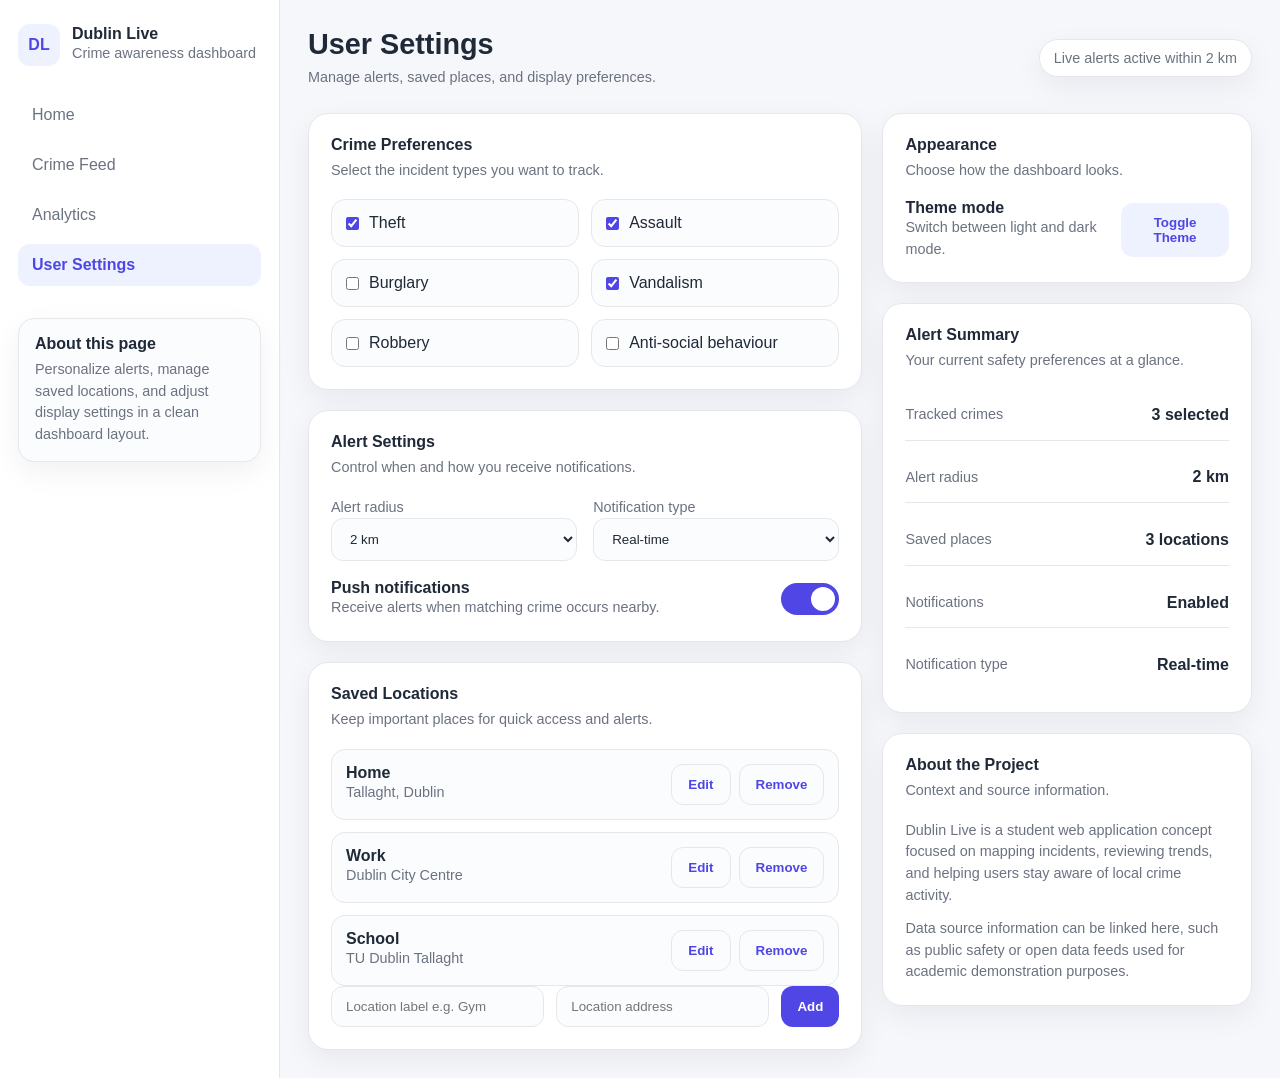
<file: RubyKinlanCA/index.html>
<!doctype html>
<html lang="en">
  <head>
    <meta charset="UTF-8" />
    <meta name="viewport" content="width=device-width, initial-scale=1.0" />
    <title>Dublin Live - User Settings</title>
    <link rel="stylesheet" href="style.css" />
  </head>
  <body>
    <div class="app">
      <aside class="sidebar">
        <div class="brand">
          <div class="brand-badge">DL</div>
          <div>
            <h1>Dublin Live</h1>
            <p>Crime awareness dashboard</p>
          </div>
        </div>

        <nav class="nav">
          <a href="#">Home</a>
          <a href="#">Crime Feed</a>
          <a href="#">Analytics</a>
          <a href="#" class="active">User Settings</a>
        </nav>

        <div class="sidebar-footer">
          <h3>About this page</h3>
          <p>
            Personalize alerts, manage saved locations, and adjust display
            settings in a clean dashboard layout.
          </p>
        </div>
      </aside>

      <main class="main">
        <header class="topbar">
          <div class="topbar-text">
            <h2>User Settings</h2>
            <p>Manage alerts, saved places, and display preferences.</p>
          </div>
          <div class="status-pill" id="liveStatusPill">Live alerts active</div>
        </header>

        <section class="grid">
          <div class="column">
            <div class="card">
              <div class="card-header">
                <h3>Crime Preferences</h3>
                <p>Select the incident types you want to track.</p>
              </div>

              <div class="checkbox-grid">
                <label class="checkbox-item"
                  ><input class="crime-checkbox" type="checkbox" checked />
                  Theft</label
                >
                <label class="checkbox-item"
                  ><input class="crime-checkbox" type="checkbox" checked />
                  Assault</label
                >
                <label class="checkbox-item"
                  ><input class="crime-checkbox" type="checkbox" />
                  Burglary</label
                >
                <label class="checkbox-item"
                  ><input class="crime-checkbox" type="checkbox" checked />
                  Vandalism</label
                >
                <label class="checkbox-item"
                  ><input class="crime-checkbox" type="checkbox" />
                  Robbery</label
                >
                <label class="checkbox-item"
                  ><input class="crime-checkbox" type="checkbox" /> Anti-social
                  behaviour</label
                >
              </div>
            </div>

            <div class="card">
              <div class="card-header">
                <h3>Alert Settings</h3>
                <p>Control when and how you receive notifications.</p>
              </div>

              <div class="form-row">
                <div class="input-group">
                  <label for="radius">Alert radius</label>
                  <select id="radius">
                    <option>1 km</option>
                    <option selected>2 km</option>
                    <option>5 km</option>
                    <option>10 km</option>
                  </select>
                </div>

                <div class="input-group">
                  <label for="frequency">Notification type</label>
                  <select id="frequency">
                    <option selected>Real-time</option>
                    <option>Hourly digest</option>
                    <option>Daily summary</option>
                  </select>
                </div>
              </div>

              <div class="toggle-row">
                <div>
                  <h4>Push notifications</h4>
                  <p>Receive alerts when matching crime occurs nearby.</p>
                </div>
                <button id="notifyToggle" class="toggle active" type="button">
                  <span></span>
                </button>
              </div>
            </div>

            <div class="card">
              <div class="card-header">
                <h3>Saved Locations</h3>
                <p>Keep important places for quick access and alerts.</p>
              </div>

              <div class="location-list" id="locationList">
                <div class="location-item">
                  <div>
                    <strong>Home</strong>
                    <p>Tallaght, Dublin</p>
                  </div>
                  <div class="location-actions">
                    <button class="ghost-btn edit-btn" type="button">
                      Edit
                    </button>
                    <button class="ghost-btn remove-btn" type="button">
                      Remove
                    </button>
                  </div>
                </div>

                <div class="location-item">
                  <div>
                    <strong>Work</strong>
                    <p>Dublin City Centre</p>
                  </div>
                  <div class="location-actions">
                    <button class="ghost-btn edit-btn" type="button">
                      Edit
                    </button>
                    <button class="ghost-btn remove-btn" type="button">
                      Remove
                    </button>
                  </div>
                </div>

                <div class="location-item">
                  <div>
                    <strong>School</strong>
                    <p>TU Dublin Tallaght</p>
                  </div>
                  <div class="location-actions">
                    <button class="ghost-btn edit-btn" type="button">
                      Edit
                    </button>
                    <button class="ghost-btn remove-btn" type="button">
                      Remove
                    </button>
                  </div>
                </div>
              </div>

              <div class="add-location">
                <input
                  id="newLocationName"
                  type="text"
                  placeholder="Location label e.g. Gym"
                />
                <input
                  id="newLocationAddress"
                  type="text"
                  placeholder="Location address"
                />
                <button id="addLocationBtn" class="primary-btn" type="button">
                  Add
                </button>
              </div>
            </div>
          </div>

          <div class="column">
            <div class="card">
              <div class="card-header">
                <h3>Appearance</h3>
                <p>Choose how the dashboard looks.</p>
              </div>

              <div class="theme-box">
                <div>
                  <h4>Theme mode</h4>
                  <p>Switch between light and dark mode.</p>
                </div>
                <button id="themeToggle" class="secondary-btn" type="button">
                  Toggle Theme
                </button>
              </div>
            </div>

            <div class="card preview-card">
              <div class="card-header">
                <h3>Alert Summary</h3>
                <p>Your current safety preferences at a glance.</p>
              </div>

              <div class="summary-box">
                <div class="summary-item">
                  <span>Tracked crimes</span
                  ><strong id="trackedCrimesCount">3 selected</strong>
                </div>
                <div class="summary-item">
                  <span>Alert radius</span
                  ><strong id="alertRadiusText">2 km</strong>
                </div>
                <div class="summary-item">
                  <span>Saved places</span
                  ><strong id="savedCount">3 locations</strong>
                </div>
                <div class="summary-item">
                  <span>Notifications</span
                  ><strong id="notifyStatusText">Enabled</strong>
                </div>
                <div class="summary-item">
                  <span>Notification type</span
                  ><strong id="frequencyText">Real-time</strong>
                </div>
              </div>
            </div>

            <div class="card">
              <div class="card-header">
                <h3>About the Project</h3>
                <p>Context and source information.</p>
              </div>

              <div class="about-text">
                <p>
                  Dublin Live is a student web application concept focused on
                  mapping incidents, reviewing trends, and helping users stay
                  aware of local crime activity.
                </p>
                <p>
                  Data source information can be linked here, such as public
                  safety or open data feeds used for academic demonstration
                  purposes.
                </p>
              </div>
            </div>
          </div>
        </section>
      </main>
    </div>

    <script src="script.js"></script>
  </body>
</html>
</file>
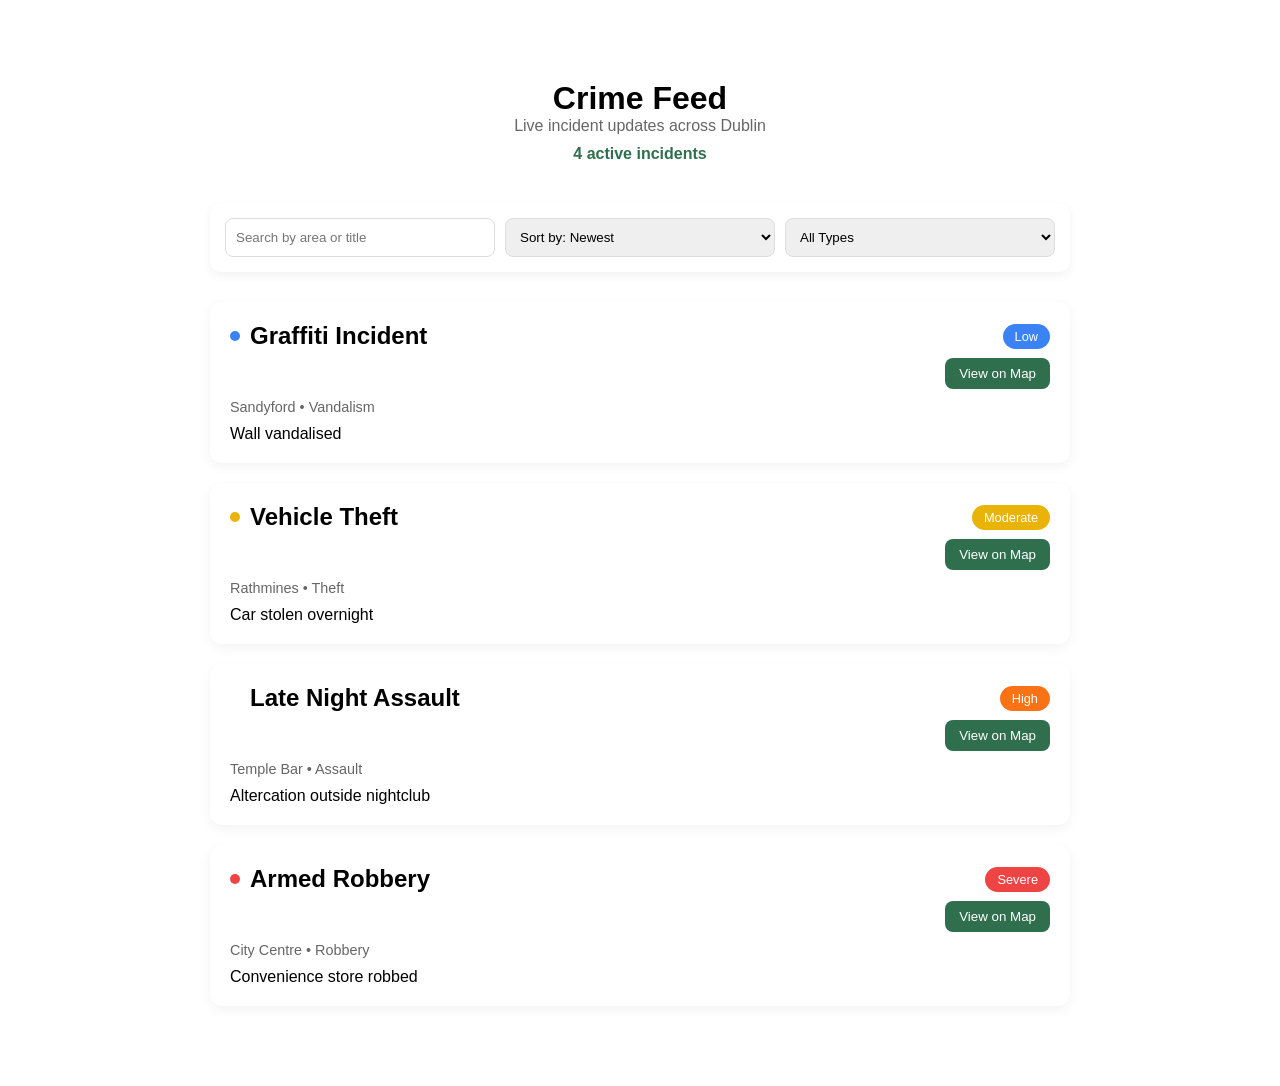
<file: currentcrimeindex.html>
<!-- mercy -->
<!doctype html>
<html lang="en">
  <head>
    <meta charset="UTF-8" />
    <meta name="viewport" content="width=device-width, initial-scale=1.0" />
    <title>Crime Feed</title>
    <link rel="stylesheet" href="crimestyle.css" />
  </head>

  <body>
    <main class="container">
      <header class="header">
        <h1>Crime Feed</h1>
        <p class="subtitle">Live incident updates across Dublin</p>
        <p class="count" id="count"></p>
      </header>

      <section class="controls">
        <input id="search" type="text" placeholder="Search by area or title" />

        <select id="sort">
          <option value="newest">Sort by: Newest</option>
          <option value="severity">Sort by: Most Severe</option>
        </select>

        <select id="filter">
          <option value="all">All Types</option>
          <option value="Theft">Theft</option>
          <option value="Assault">Assault</option>
          <option value="Vandalism">Vandalism</option>
        </select>
      </section>

      <section id="feed" class="feed"></section>
    </main>

    <script src="currentcrimescript.js"></script>
  </body>
</html>
</file>
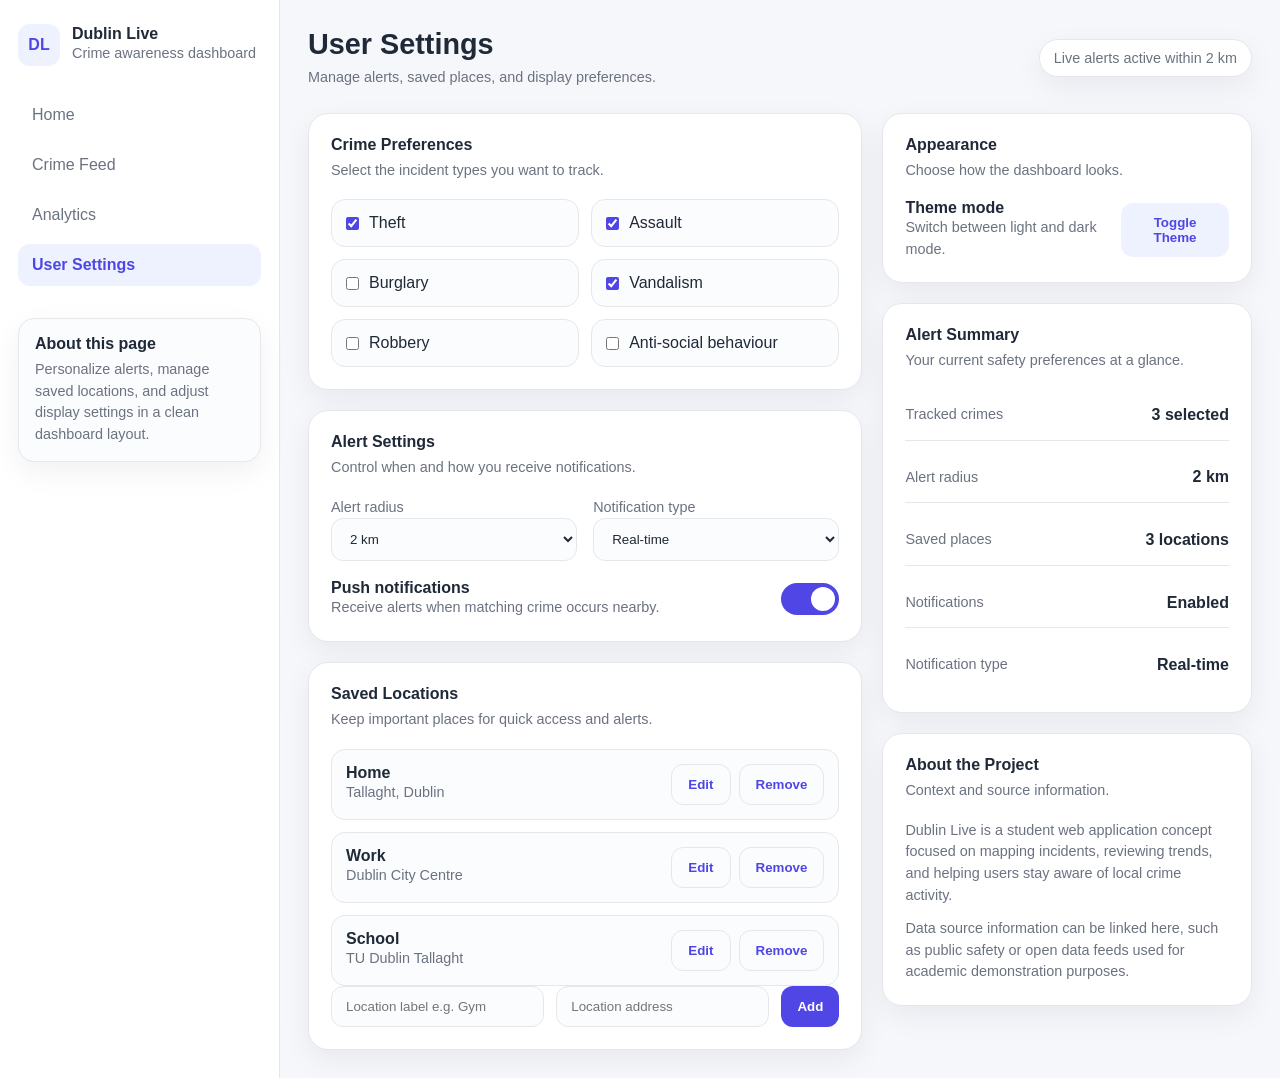
<file: RubyKinlanCA/settings.html>
<!doctype html>
<html lang="en">
  <head>
    <meta charset="UTF-8" />
    <meta name="viewport" content="width=device-width, initial-scale=1.0" />
    <title>Dublin Live - User Settings</title>
    <link rel="stylesheet" href="settings.css" />
  </head>
  <body>
    <div class="app">
      <aside class="sidebar">
        <div class="brand">
          <div class="brand-badge">DL</div>
          <div>
            <h1>Dublin Live</h1>
            <p>Crime awareness dashboard</p>
          </div>
        </div>

        <nav class="nav">
          <a href="#">Home</a>
          <a href="#">Crime Feed</a>
          <a href="#">Analytics</a>
          <a href="#" class="active">User Settings</a>
        </nav>

        <div class="sidebar-footer">
          <h3>About this page</h3>
          <p>
            Personalize alerts, manage saved locations, and adjust display
            settings in a clean dashboard layout.
          </p>
        </div>
      </aside>

      <main class="main">
        <header class="topbar">
          <div class="topbar-text">
            <h2>User Settings</h2>
            <p>Manage alerts, saved places, and display preferences.</p>
          </div>
          <div class="status-pill" id="liveStatusPill">Live alerts active</div>
        </header>

        <section class="grid">
          <div class="column">
            <div class="card">
              <div class="card-header">
                <h3>Crime Preferences</h3>
                <p>Select the incident types you want to track.</p>
              </div>

              <div class="checkbox-grid">
                <label class="checkbox-item"
                  ><input class="crime-checkbox" type="checkbox" checked />
                  Theft</label
                >
                <label class="checkbox-item"
                  ><input class="crime-checkbox" type="checkbox" checked />
                  Assault</label
                >
                <label class="checkbox-item"
                  ><input class="crime-checkbox" type="checkbox" />
                  Burglary</label
                >
                <label class="checkbox-item"
                  ><input class="crime-checkbox" type="checkbox" checked />
                  Vandalism</label
                >
                <label class="checkbox-item"
                  ><input class="crime-checkbox" type="checkbox" />
                  Robbery</label
                >
                <label class="checkbox-item"
                  ><input class="crime-checkbox" type="checkbox" /> Anti-social
                  behaviour</label
                >
              </div>
            </div>

            <div class="card">
              <div class="card-header">
                <h3>Alert Settings</h3>
                <p>Control when and how you receive notifications.</p>
              </div>

              <div class="form-row">
                <div class="input-group">
                  <label for="radius">Alert radius</label>
                  <select id="radius">
                    <option>1 km</option>
                    <option selected>2 km</option>
                    <option>5 km</option>
                    <option>10 km</option>
                  </select>
                </div>

                <div class="input-group">
                  <label for="frequency">Notification type</label>
                  <select id="frequency">
                    <option selected>Real-time</option>
                    <option>Hourly digest</option>
                    <option>Daily summary</option>
                  </select>
                </div>
              </div>

              <div class="toggle-row">
                <div>
                  <h4>Push notifications</h4>
                  <p>Receive alerts when matching crime occurs nearby.</p>
                </div>
                <button id="notifyToggle" class="toggle active" type="button">
                  <span></span>
                </button>
              </div>
            </div>

            <div class="card">
              <div class="card-header">
                <h3>Saved Locations</h3>
                <p>Keep important places for quick access and alerts.</p>
              </div>

              <div class="location-list" id="locationList">
                <div class="location-item">
                  <div>
                    <strong>Home</strong>
                    <p>Tallaght, Dublin</p>
                  </div>
                  <div class="location-actions">
                    <button class="ghost-btn edit-btn" type="button">
                      Edit
                    </button>
                    <button class="ghost-btn remove-btn" type="button">
                      Remove
                    </button>
                  </div>
                </div>

                <div class="location-item">
                  <div>
                    <strong>Work</strong>
                    <p>Dublin City Centre</p>
                  </div>
                  <div class="location-actions">
                    <button class="ghost-btn edit-btn" type="button">
                      Edit
                    </button>
                    <button class="ghost-btn remove-btn" type="button">
                      Remove
                    </button>
                  </div>
                </div>

                <div class="location-item">
                  <div>
                    <strong>School</strong>
                    <p>TU Dublin Tallaght</p>
                  </div>
                  <div class="location-actions">
                    <button class="ghost-btn edit-btn" type="button">
                      Edit
                    </button>
                    <button class="ghost-btn remove-btn" type="button">
                      Remove
                    </button>
                  </div>
                </div>
              </div>

              <div class="add-location">
                <input
                  id="newLocationName"
                  type="text"
                  placeholder="Location label e.g. Gym"
                />
                <input
                  id="newLocationAddress"
                  type="text"
                  placeholder="Location address"
                />
                <button id="addLocationBtn" class="primary-btn" type="button">
                  Add
                </button>
              </div>
            </div>
          </div>

          <div class="column">
            <div class="card">
              <div class="card-header">
                <h3>Appearance</h3>
                <p>Choose how the dashboard looks.</p>
              </div>

              <div class="theme-box">
                <div>
                  <h4>Theme mode</h4>
                  <p>Switch between light and dark mode.</p>
                </div>
                <button id="themeToggle" class="secondary-btn" type="button">
                  Toggle Theme
                </button>
              </div>
            </div>

            <div class="card preview-card">
              <div class="card-header">
                <h3>Alert Summary</h3>
                <p>Your current safety preferences at a glance.</p>
              </div>

              <div class="summary-box">
                <div class="summary-item">
                  <span>Tracked crimes</span
                  ><strong id="trackedCrimesCount">3 selected</strong>
                </div>
                <div class="summary-item">
                  <span>Alert radius</span
                  ><strong id="alertRadiusText">2 km</strong>
                </div>
                <div class="summary-item">
                  <span>Saved places</span
                  ><strong id="savedCount">3 locations</strong>
                </div>
                <div class="summary-item">
                  <span>Notifications</span
                  ><strong id="notifyStatusText">Enabled</strong>
                </div>
                <div class="summary-item">
                  <span>Notification type</span
                  ><strong id="frequencyText">Real-time</strong>
                </div>
              </div>
            </div>

            <div class="card">
              <div class="card-header">
                <h3>About the Project</h3>
                <p>Context and source information.</p>
              </div>

              <div class="about-text">
                <p>
                  Dublin Live is a student web application concept focused on
                  mapping incidents, reviewing trends, and helping users stay
                  aware of local crime activity.
                </p>
                <p>
                  Data source information can be linked here, such as public
                  safety or open data feeds used for academic demonstration
                  purposes.
                </p>
              </div>
            </div>
          </div>
        </section>
      </main>
    </div>

    <script src="script.js"></script>
  </body>
</html>
</file>
<file: RubyKinlanCA/style.css>
:root {
  --bg: #f5f7fb;
  --panel: #fff;
  --soft: #fbfcfe;
  --text: #1f2937;
  --muted: #6b7280;
  --border: #e5e7eb;
  --accent: #4f46e5;
  --accent-soft: #eef2ff;
  --shadow: 0 10px 30px rgba(15, 23, 42, 0.06);
}

body.dark {
  --bg: #0f172a;
  --panel: #111827;
  --soft: #1f2937;
  --text: #f3f4f6;
  --muted: #9ca3af;
  --border: #374151;
  --accent: #818cf8;
  --accent-soft: rgba(129, 140, 248, 0.14);
  --shadow: 0 10px 30px rgba(0, 0, 0, 0.25);
}

* {
  margin: 0;
  padding: 0;
  box-sizing: border-box;
}

body {
  font-family: Inter, Arial, sans-serif;
  background: var(--bg);
  color: var(--text);
  min-height: 100vh;
  transition: 0.25s;
}

.app {
  display: grid;
  grid-template-columns: 280px 1fr;
  min-height: 100vh;
}
.grid {
  display: grid;
  grid-template-columns: 1.2fr 0.8fr;
  gap: 20px;
}
.column,
.location-list,
.summary-box,
.about-text {
  display: flex;
  flex-direction: column;
  gap: 20px;
}
.location-list,
.summary-box,
.about-text {
  gap: 12px;
}

.sidebar {
  background: var(--panel);
  border-right: 1px solid var(--border);
  padding: 24px 18px;
}

.main {
  padding: 28px;
}

.brand {
  display: flex;
  align-items: center;
  gap: 12px;
  margin-bottom: 28px;
}

.brand-badge {
  width: 42px;
  height: 42px;
  border-radius: 12px;
  display: grid;
  place-items: center;
  font-weight: 700;
  background: var(--accent-soft);
  color: var(--accent);
}

.brand h1 {
  font-size: 1rem;
}
.topbar-text h2 {
  font-size: 1.8rem;
  margin-bottom: 6px;
}
.sidebar-footer h3,
.card-header h3 {
  font-size: 1rem;
  margin-bottom: 6px;
}

.brand p,
.sidebar-footer p,
.topbar-text p,
.card-header p,
.toggle-row p,
.theme-box p,
.about-text p,
.location-item p,
.summary-item span,
.input-group label {
  color: var(--muted);
  font-size: 0.9rem;
  line-height: 1.5;
}

.nav {
  display: flex;
  flex-direction: column;
  gap: 8px;
}

.nav a {
  text-decoration: none;
  color: var(--muted);
  padding: 12px 14px;
  border-radius: 12px;
  transition: 0.2s;
}

.nav a:hover,
.nav a.active {
  background: var(--accent-soft);
  color: var(--accent);
  font-weight: 600;
}

.sidebar-footer,
.card,
.status-pill {
  background: var(--panel);
  border: 1px solid var(--border);
  box-shadow: var(--shadow);
}

.sidebar-footer {
  margin-top: 32px;
  padding: 16px;
  border-radius: 16px;
  background: var(--soft);
}

.card {
  padding: 22px;
  border-radius: 20px;
}

.card-header {
  margin-bottom: 18px;
}

.topbar {
  display: flex;
  justify-content: space-between;
  align-items: center;
  gap: 16px;
  margin-bottom: 24px;
}

.status-pill {
  padding: 10px 14px;
  border-radius: 999px;
  font-size: 0.9rem;
  color: var(--muted);
}

.checkbox-grid,
.form-row {
  display: grid;
  grid-template-columns: repeat(2, 1fr);
  gap: 12px;
}

.form-row {
  gap: 16px;
  margin-bottom: 18px;
}

.checkbox-item,
.location-item,
.input-group select,
.add-location input {
  border: 1px solid var(--border);
  border-radius: 14px;
  background: var(--soft);
}

.checkbox-item {
  display: flex;
  align-items: center;
  gap: 10px;
  padding: 14px;
}

input[type="checkbox"] {
  accent-color: var(--accent);
}

.input-group select,
.add-location input {
  width: 100%;
  padding: 12px 14px;
  border-radius: 12px;
  color: var(--text);
  outline: none;
}

.toggle-row,
.theme-box,
.location-item,
.summary-item {
  display: flex;
  justify-content: space-between;
  align-items: center;
  gap: 16px;
}

.location-item {
  padding: 14px;
}
.location-actions {
  display: flex;
  gap: 8px;
  flex-wrap: wrap;
}

.toggle {
  width: 58px;
  height: 32px;
  border: none;
  border-radius: 999px;
  background: #cbd5e1;
  position: relative;
  cursor: pointer;
  transition: 0.25s;
}

.toggle span {
  width: 24px;
  height: 24px;
  background: #fff;
  border-radius: 50%;
  position: absolute;
  top: 4px;
  left: 4px;
  transition: 0.25s;
}

.toggle.active {
  background: var(--accent);
}
.toggle.active span {
  left: 30px;
}

.add-location {
  display: grid;
  grid-template-columns: 1fr 1fr auto;
  gap: 12px;
}

.primary-btn,
.secondary-btn,
.ghost-btn {
  padding: 12px 16px;
  border-radius: 12px;
  font-weight: 600;
  cursor: pointer;
}

.primary-btn {
  background: var(--accent);
  color: #fff;
  border: none;
}

.secondary-btn {
  background: var(--accent-soft);
  color: var(--accent);
  border: none;
}

.ghost-btn {
  background: transparent;
  color: var(--accent);
  border: 1px solid var(--border);
}

.summary-item {
  padding: 14px 0;
  border-bottom: 1px solid var(--border);
}

.summary-item:last-child {
  border-bottom: none;
}

@media (max-width: 980px) {
  .app,
  .grid {
    grid-template-columns: 1fr;
  }
  .sidebar {
    border-right: none;
    border-bottom: 1px solid var(--border);
  }
}

@media (max-width: 640px) {
  .main {
    padding: 18px;
  }

  .topbar,
  .location-item,
  .summary-item,
  .theme-box,
  .toggle-row {
    flex-direction: column;
    align-items: flex-start;
  }

  .form-row,
  .checkbox-grid,
  .add-location {
    grid-template-columns: 1fr;
  }
}
</file>
<file: crimestyle.css>
*{
  margin: 0;
  padding: 0;
  box-sizing: border-box;
}

body{
  font-family: Arial, Helvetica, sans-serif;
  background: white;
  color: black
}

.container {
  max-width: 900px;
  margin: 60px auto;
  padding: 20px;
}

.header{
  text-align: center;
  margin-bottom: 40px;
}

.subtitle {
  color: #666;
}

.count {
  margin-top:10px;
  color: #2f6f4e;
  font-weight: bold;
}

.controls{
  display:flex;
  gap: 10px;
  background: white;
  padding: 15px;
  border-radius: 10px;
  margin-bottom: 30px;
  box-shadow: 0 4px 10px rgba(0,0,0,0.05);
}

/*design control*/
.controls input,
.controls select{
  padding:10px;
  border-radius:8px;
  border: 1px solid #ddd;
  flex:1;
}

.feed {
  display: flex;
  flex-direction: column;
  gap:20px;
}

.card {
  background: white;
  padding:20px;
  border-radius: 12px;
  box-shadow: 0 4px 12px rgba(0,0,0,0.05);
  transition: 0.2s;
}

.card:hover {
  transform: translateY(-4px);
  box-shadow: 0 8px 20px rgba(0,0,0,0.08);
}
.card-top{
  display:flex;
  justify-content: space-between;
  align-items:center;
}

.title-group{
  display:flex;
  align-items: center;
  gap: 10px
}

/*dot color*/
.dot{
  width:10px;
  height: 10px;
  border-radius:50%;
}

.red {background: #ef4444;}
.orangeb{background: #f97316;}
.yellow{background: #eab308;}
.blue{background: #3b82f6;}

.badge{
  padding: 5px 12px;
  border-radius:20px;
  font-size:0.8rem;
  color: white;
}

.severe{background: #ef4444;}
.high {background: #f97316;}
.medium{background: #eab308;}
.low{background: #3b82f6;}

.action-row{
  display: flex;
  justify-content: flex-end;
  margin-top:8px;
}

.btn{
  padding:8px 14px;
  background: #2f6f4e;
  color:white;
  border:none;
  border-radius:8px;
  cursor:pointer;
  transition:0.2s;
}

.btn:hover{
  background: #24563d;
}

.btn:active {
  transform: scale(0.95);
}

.meta{
  margin-top:10px;
  color: #666;
  font-size:0.9rem;
}
.desc{
  margin-top:10px;
}
</file>
<file: RubyKinlanCA/settings.css>
:root {
  --bg: #f5f7fb;
  --panel: #fff;
  --soft: #fbfcfe;
  --text: #1f2937;
  --muted: #6b7280;
  --border: #e5e7eb;
  --accent: #4f46e5;
  --accent-soft: #eef2ff;
  --shadow: 0 10px 30px rgba(15, 23, 42, 0.06);
}

body.dark {
  --bg: #0f172a;
  --panel: #111827;
  --soft: #1f2937;
  --text: #f3f4f6;
  --muted: #9ca3af;
  --border: #374151;
  --accent: #818cf8;
  --accent-soft: rgba(129, 140, 248, 0.14);
  --shadow: 0 10px 30px rgba(0, 0, 0, 0.25);
}

* {
  margin: 0;
  padding: 0;
  box-sizing: border-box;
}

body {
  font-family: Inter, Arial, sans-serif;
  background: var(--bg);
  color: var(--text);
  min-height: 100vh;
  transition: 0.25s;
}

.app {
  display: grid;
  grid-template-columns: 280px 1fr;
  min-height: 100vh;
}
.grid {
  display: grid;
  grid-template-columns: 1.2fr 0.8fr;
  gap: 20px;
}
.column,
.location-list,
.summary-box,
.about-text {
  display: flex;
  flex-direction: column;
  gap: 20px;
}
.location-list,
.summary-box,
.about-text {
  gap: 12px;
}

.sidebar {
  background: var(--panel);
  border-right: 1px solid var(--border);
  padding: 24px 18px;
}

.main {
  padding: 28px;
}

.brand {
  display: flex;
  align-items: center;
  gap: 12px;
  margin-bottom: 28px;
}

.brand-badge {
  width: 42px;
  height: 42px;
  border-radius: 12px;
  display: grid;
  place-items: center;
  font-weight: 700;
  background: var(--accent-soft);
  color: var(--accent);
}

.brand h1 {
  font-size: 1rem;
}
.topbar-text h2 {
  font-size: 1.8rem;
  margin-bottom: 6px;
}
.sidebar-footer h3,
.card-header h3 {
  font-size: 1rem;
  margin-bottom: 6px;
}

.brand p,
.sidebar-footer p,
.topbar-text p,
.card-header p,
.toggle-row p,
.theme-box p,
.about-text p,
.location-item p,
.summary-item span,
.input-group label {
  color: var(--muted);
  font-size: 0.9rem;
  line-height: 1.5;
}

.nav {
  display: flex;
  flex-direction: column;
  gap: 8px;
}

.nav a {
  text-decoration: none;
  color: var(--muted);
  padding: 12px 14px;
  border-radius: 12px;
  transition: 0.2s;
}

.nav a:hover,
.nav a.active {
  background: var(--accent-soft);
  color: var(--accent);
  font-weight: 600;
}

.sidebar-footer,
.card,
.status-pill {
  background: var(--panel);
  border: 1px solid var(--border);
  box-shadow: var(--shadow);
}

.sidebar-footer {
  margin-top: 32px;
  padding: 16px;
  border-radius: 16px;
  background: var(--soft);
}

.card {
  padding: 22px;
  border-radius: 20px;
}

.card-header {
  margin-bottom: 18px;
}

.topbar {
  display: flex;
  justify-content: space-between;
  align-items: center;
  gap: 16px;
  margin-bottom: 24px;
}

.status-pill {
  padding: 10px 14px;
  border-radius: 999px;
  font-size: 0.9rem;
  color: var(--muted);
}

.checkbox-grid,
.form-row {
  display: grid;
  grid-template-columns: repeat(2, 1fr);
  gap: 12px;
}

.form-row {
  gap: 16px;
  margin-bottom: 18px;
}

.checkbox-item,
.location-item,
.input-group select,
.add-location input {
  border: 1px solid var(--border);
  border-radius: 14px;
  background: var(--soft);
}

.checkbox-item {
  display: flex;
  align-items: center;
  gap: 10px;
  padding: 14px;
}

input[type="checkbox"] {
  accent-color: var(--accent);
}

.input-group select,
.add-location input {
  width: 100%;
  padding: 12px 14px;
  border-radius: 12px;
  color: var(--text);
  outline: none;
}

.toggle-row,
.theme-box,
.location-item,
.summary-item {
  display: flex;
  justify-content: space-between;
  align-items: center;
  gap: 16px;
}

.location-item {
  padding: 14px;
}
.location-actions {
  display: flex;
  gap: 8px;
  flex-wrap: wrap;
}

.toggle {
  width: 58px;
  height: 32px;
  border: none;
  border-radius: 999px;
  background: #cbd5e1;
  position: relative;
  cursor: pointer;
  transition: 0.25s;
}

.toggle span {
  width: 24px;
  height: 24px;
  background: #fff;
  border-radius: 50%;
  position: absolute;
  top: 4px;
  left: 4px;
  transition: 0.25s;
}

.toggle.active {
  background: var(--accent);
}
.toggle.active span {
  left: 30px;
}

.add-location {
  display: grid;
  grid-template-columns: 1fr 1fr auto;
  gap: 12px;
}

.primary-btn,
.secondary-btn,
.ghost-btn {
  padding: 12px 16px;
  border-radius: 12px;
  font-weight: 600;
  cursor: pointer;
}

.primary-btn {
  background: var(--accent);
  color: #fff;
  border: none;
}

.secondary-btn {
  background: var(--accent-soft);
  color: var(--accent);
  border: none;
}

.ghost-btn {
  background: transparent;
  color: var(--accent);
  border: 1px solid var(--border);
}

.summary-item {
  padding: 14px 0;
  border-bottom: 1px solid var(--border);
}

.summary-item:last-child {
  border-bottom: none;
}

@media (max-width: 980px) {
  .app,
  .grid {
    grid-template-columns: 1fr;
  }
  .sidebar {
    border-right: none;
    border-bottom: 1px solid var(--border);
  }
}

@media (max-width: 640px) {
  .main {
    padding: 18px;
  }

  .topbar,
  .location-item,
  .summary-item,
  .theme-box,
  .toggle-row {
    flex-direction: column;
    align-items: flex-start;
  }

  .form-row,
  .checkbox-grid,
  .add-location {
    grid-template-columns: 1fr;
  }
}
</file>
